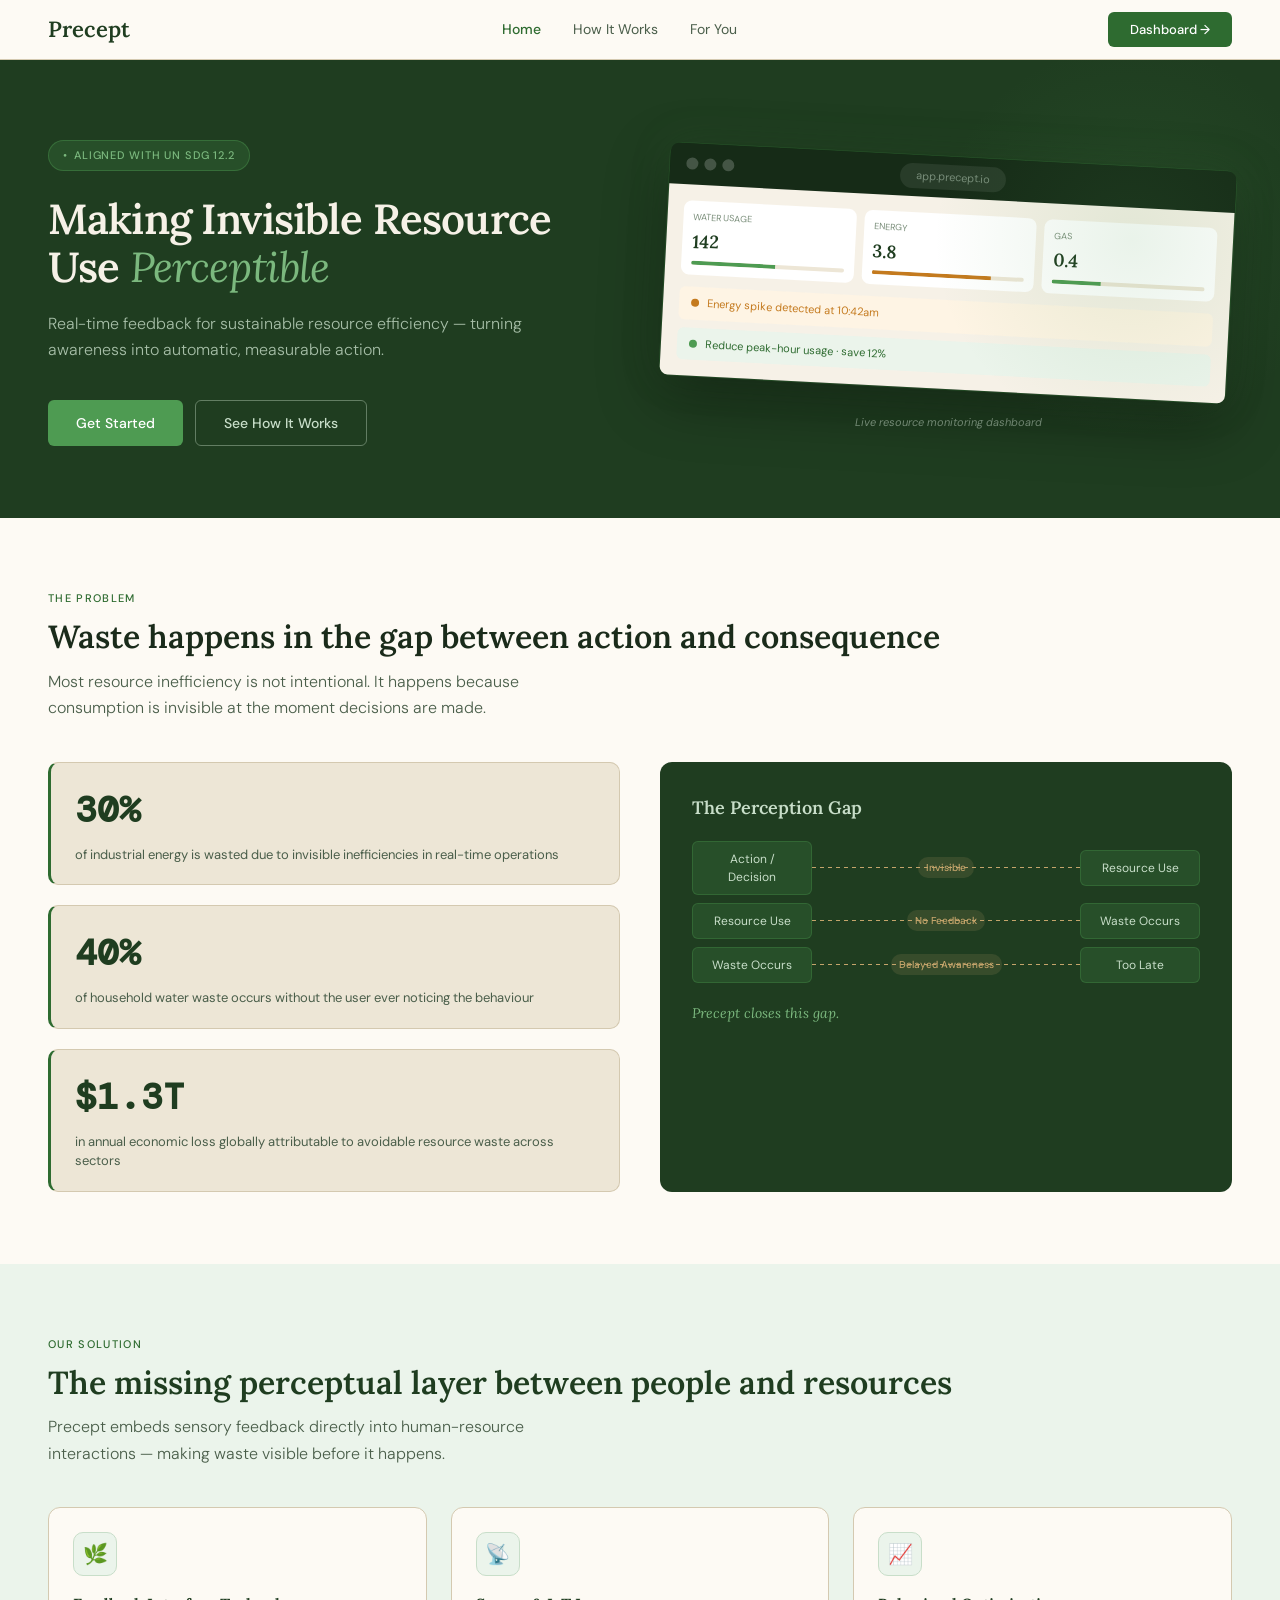
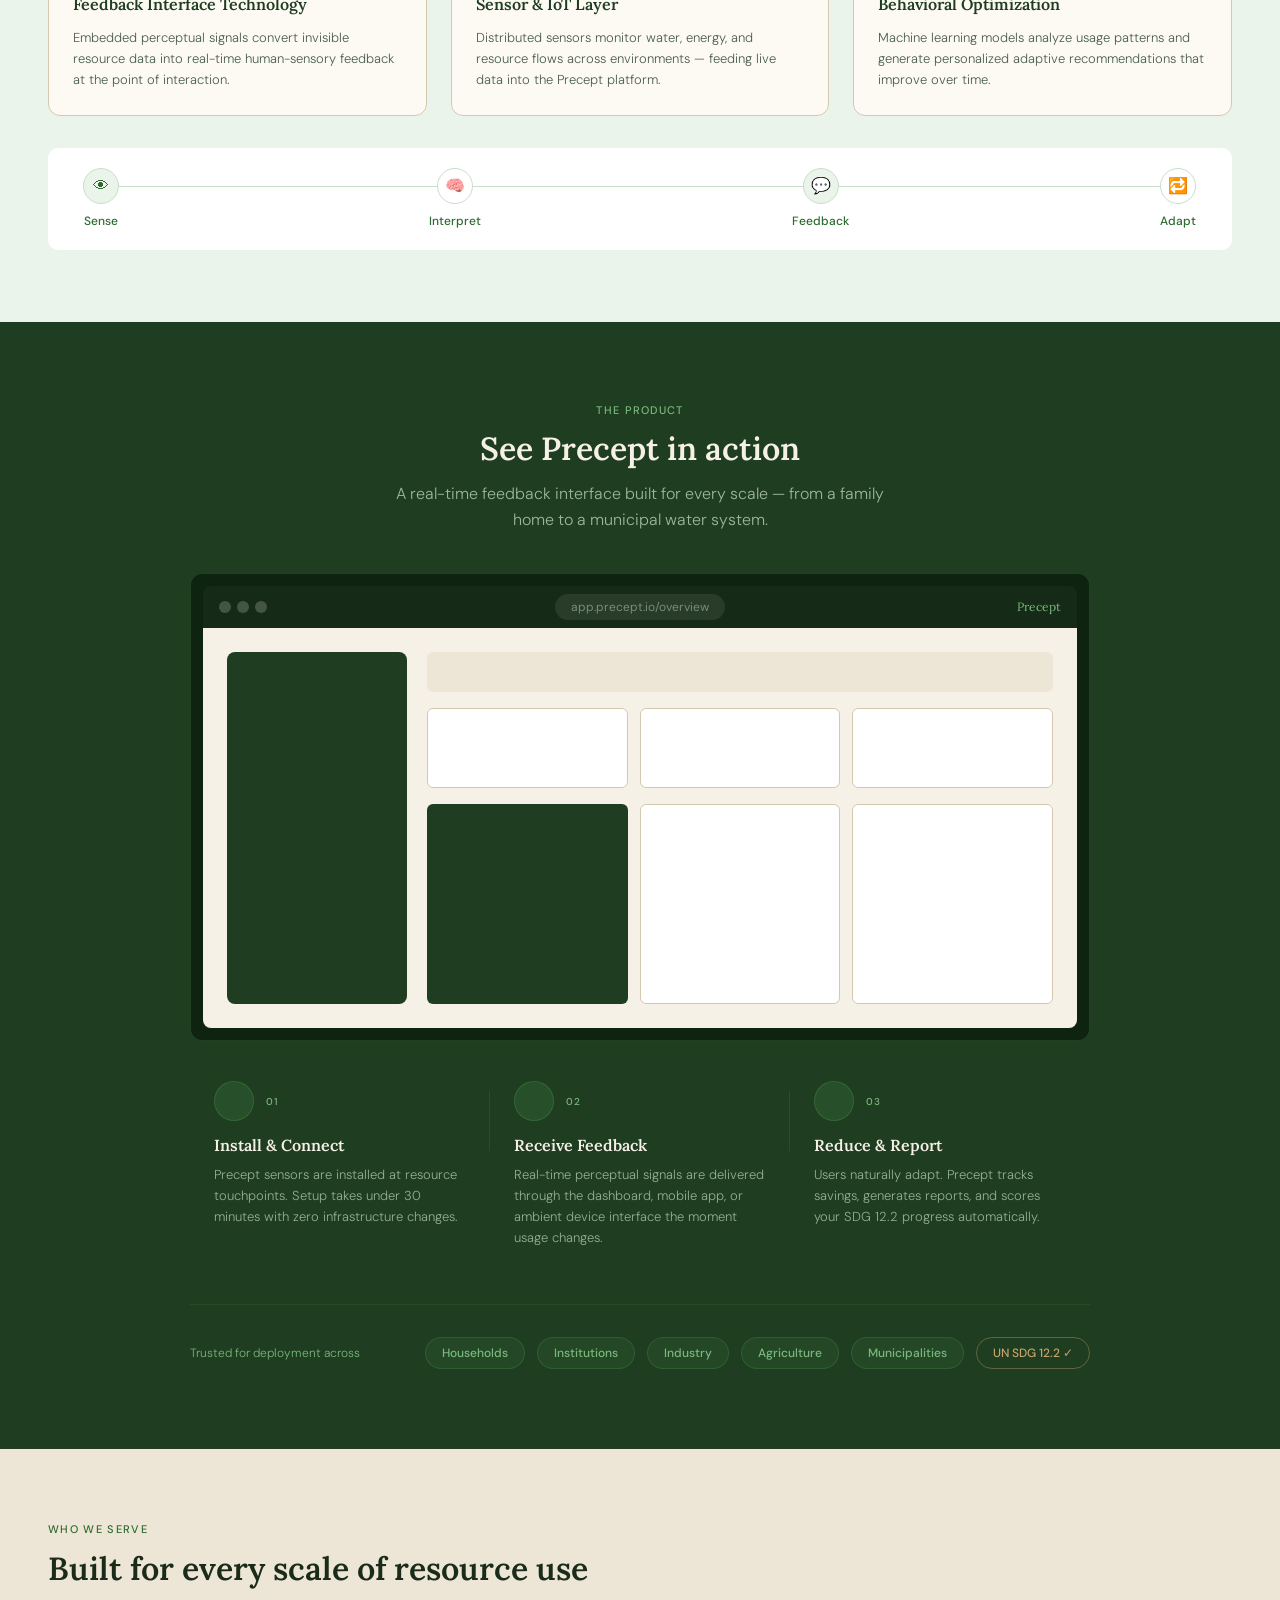
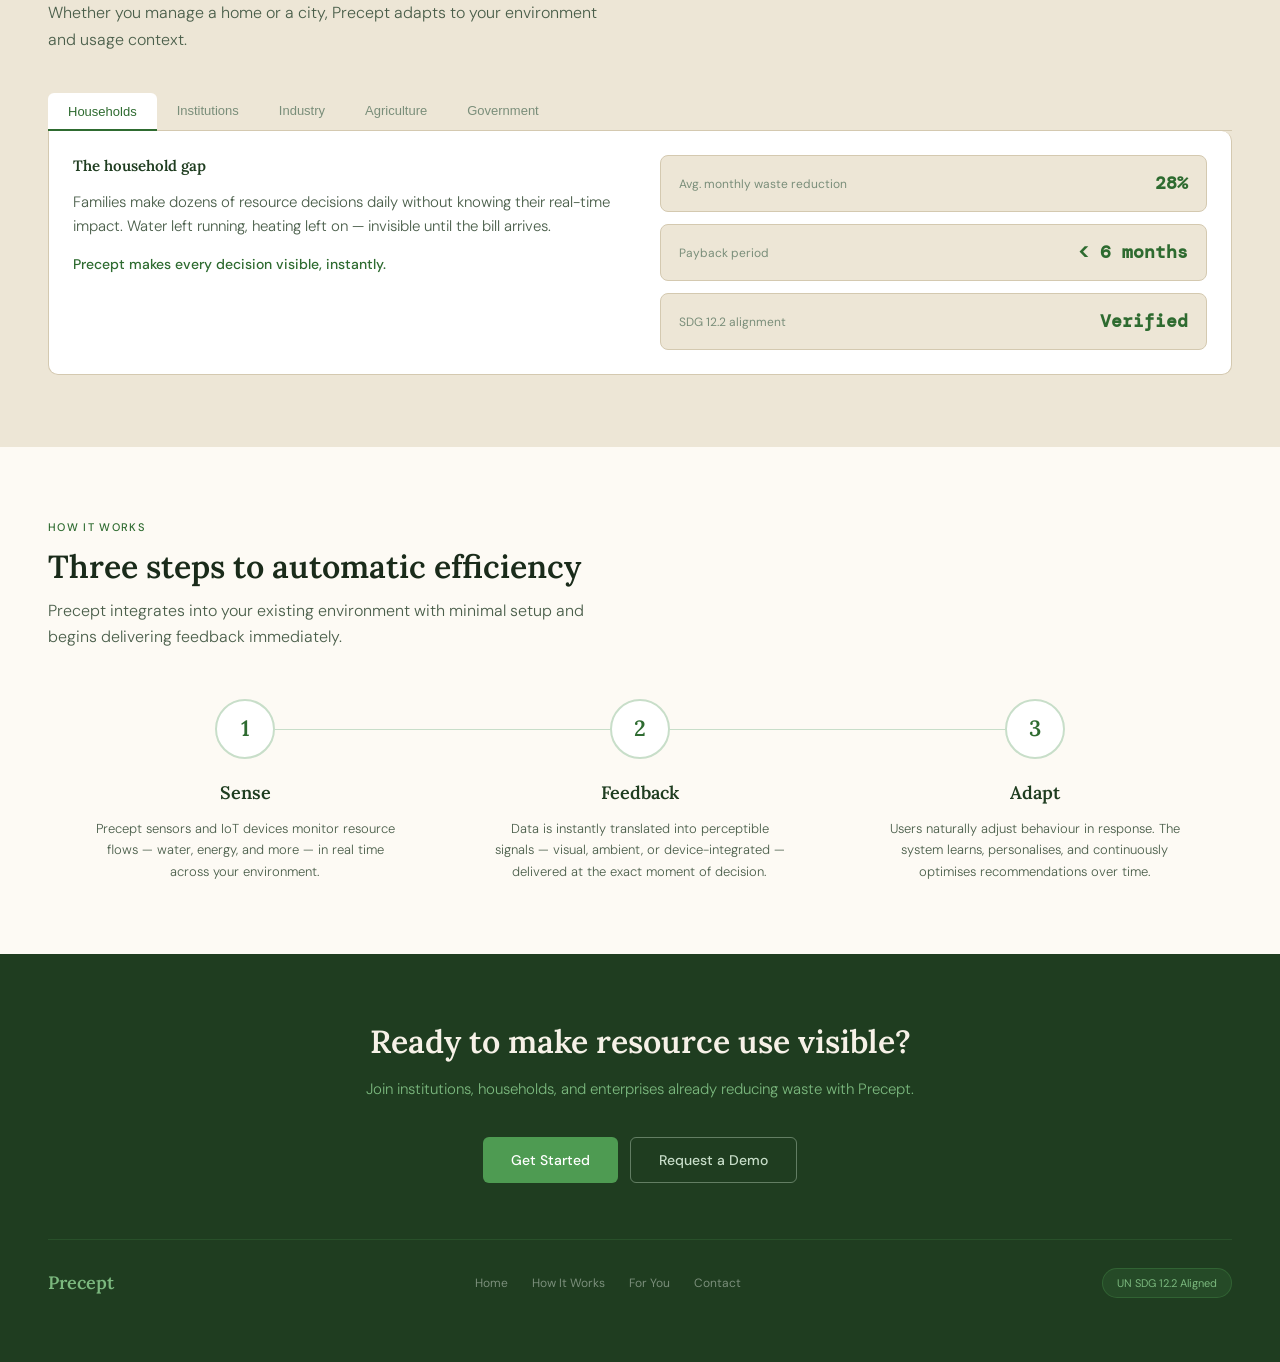
<file: index.html>
<!DOCTYPE html>
<html lang="en">
<head>
  <meta charset="UTF-8">
  <meta name="viewport" content="width=device-width, initial-scale=1.0">
  <title>Precept - Making Invisible Resource Use Perceptible</title>
  <link rel="stylesheet" href="globals.css">
  <link rel="stylesheet" href="styles.css">
</head>
<body>

  <!-- Section 0: Navbar -->
  <nav class="navbar">
    <div class="nav-left">Precept</div>
    <div class="nav-center">
      <a href="#" class="active">Home</a>
      <a href="#">How It Works</a>
      <a href="#">For You</a>
    </div>
    <div class="nav-right">
      <button class="btn btn-cta" onclick="window.location.href='dashboard.html'">Dashboard &rarr;</button>
    </div>
  </nav>

  <!-- Section 1: Hero -->
  <section class="hero">
    <div class="hero-content">
      <div class="hero-left">
        <div class="sdg-badge-hero">
          <span class="dot">&bull;</span> Aligned with UN SDG 12.2
        </div>
        <h1 class="hero-headline">
          Making Invisible Resource Use <span class="italic-highlight">Perceptible</span>
        </h1>
        <p class="hero-sub">
          Real-time feedback for sustainable resource efficiency &mdash; turning awareness into automatic, measurable action.
        </p>
        <div class="hero-buttons">
          <button class="btn btn-primary">Get Started</button>
          <button class="btn btn-outline">See How It Works</button>
        </div>
      </div>
      <div class="hero-right">
        <div class="floating-frame">
          <div class="browser-top">
            <div class="browser-dots">
              <div class="dot-btn"></div><div class="dot-btn"></div><div class="dot-btn"></div>
            </div>
            <div class="browser-url">app.precept.io</div>
            <div class="browser-empty"></div>
          </div>
          <div class="browser-content">
            <div class="meter-row">
              <div class="meter-card">
                <div class="meter-label">WATER USAGE</div>
                <div class="meter-val">142</div>
                <div class="meter-bar-wrap"><div class="meter-bar water" style="width: 55%"></div></div>
              </div>
              <div class="meter-card">
                <div class="meter-label">ENERGY</div>
                <div class="meter-val">3.8</div>
                <div class="meter-bar-wrap"><div class="meter-bar energy" style="width: 78%"></div></div>
              </div>
              <div class="meter-card">
                <div class="meter-label">GAS</div>
                <div class="meter-val">0.4</div>
                <div class="meter-bar-wrap"><div class="meter-bar gas" style="width: 32%"></div></div>
              </div>
            </div>
            <div class="alert-strip">
              <div class="amber-dot"></div>
              <span>Energy spike detected at 10:42am</span>
            </div>
            <div class="rec-pill">
              <div class="green-dot"></div>
              <span>Reduce peak-hour usage &middot; save 12%</span>
            </div>
          </div>
        </div>
        <div class="hero-caption">Live resource monitoring dashboard</div>
        <div class="hero-blob"></div>
      </div>
    </div>
  </section>

  <!-- Section 2: Problem -->
  <section class="problem-section">
    <div class="problem-container">
      <div class="section-tag">The Problem</div>
      <h2 class="section-heading">Waste happens in the gap between action and consequence</h2>
      <p class="section-sub">
        Most resource inefficiency is not intentional. It happens because consumption is invisible at the moment decisions are made.
      </p>
      
      <div class="problem-grid">
        <div class="stat-cards">
          <div class="stat-card">
            <div class="stat-val">30%</div>
            <div class="stat-desc">of industrial energy is wasted due to invisible inefficiencies in real-time operations</div>
          </div>
          <div class="stat-card">
            <div class="stat-val">40%</div>
            <div class="stat-desc">of household water waste occurs without the user ever noticing the behaviour</div>
          </div>
          <div class="stat-card">
            <div class="stat-val">$1.3T</div>
            <div class="stat-desc">in annual economic loss globally attributable to avoidable resource waste across sectors</div>
          </div>
        </div>
        
        <div class="perception-gap-card">
          <div class="gap-title">The Perception Gap</div>
          
          <div class="flow-row">
            <div class="flow-box">Action / Decision</div>
            <div class="flow-line"><div class="flow-pill">Invisible</div></div>
            <div class="flow-box">Resource Use</div>
          </div>
          
          <div class="flow-row">
            <div class="flow-box">Resource Use</div>
            <div class="flow-line"><div class="flow-pill">No Feedback</div></div>
            <div class="flow-box">Waste Occurs</div>
          </div>
          
          <div class="flow-row">
            <div class="flow-box">Waste Occurs</div>
            <div class="flow-line"><div class="flow-pill">Delayed Awareness</div></div>
            <div class="flow-box">Too Late</div>
          </div>
          
          <div class="gap-note">Precept closes this gap.</div>
        </div>
      </div>
    </div>
  </section>

  <!-- Section 3: Solution -->
  <section class="solution-section">
    <div class="solution-container">
      <div class="section-tag">Our Solution</div>
      <h2 class="section-heading">The missing perceptual layer between people and resources</h2>
      <p class="section-sub">
        Precept embeds sensory feedback directly into human-resource interactions &mdash; making waste visible before it happens.
      </p>
      
      <div class="solution-grid">
        <div class="sol-card">
          <div class="sol-icon">&#127807;</div>
          <div class="sol-title">Feedback Interface Technology</div>
          <div class="sol-body">Embedded perceptual signals convert invisible resource data into real-time human-sensory feedback at the point of interaction.</div>
        </div>
        <div class="sol-card">
          <div class="sol-icon">&#128225;</div>
          <div class="sol-title">Sensor & IoT Layer</div>
          <div class="sol-body">Distributed sensors monitor water, energy, and resource flows across environments &mdash; feeding live data into the Precept platform.</div>
        </div>
        <div class="sol-card">
          <div class="sol-icon">&#128200;</div>
          <div class="sol-title">Behavioral Optimization</div>
          <div class="sol-body">Machine learning models analyze usage patterns and generate personalized adaptive recommendations that improve over time.</div>
        </div>
      </div>
      
      <div class="connector-strip">
        <div class="conn-line"></div>
        <div class="conn-item"><div class="conn-circle" style="background:var(--green-tint)">&#128065;</div><div class="conn-label">Sense</div></div>
        <div class="conn-item"><div class="conn-circle" style="background:#fff">&#129504;</div><div class="conn-label">Interpret</div></div>
        <div class="conn-item"><div class="conn-circle" style="background:var(--green-tint)">&#128172;</div><div class="conn-label">Feedback</div></div>
        <div class="conn-item"><div class="conn-circle" style="background:#fff">&#128257;</div><div class="conn-label">Adapt</div></div>
      </div>
    </div>
  </section>

  <!-- Section 4: Product Walkthrough -->
  <section class="product-section">
    <div class="prod-intro">
      <div class="section-tag">The Product</div>
      <h2 class="section-heading">See Precept in action</h2>
      <p class="section-sub">
        A real-time feedback interface built for every scale &mdash; from a family home to a municipal water system.
      </p>
    </div>
    
    <div class="main-browser-frame">
      <div class="main-browser-top">
        <div class="browser-dots">
          <div class="dot-btn"></div><div class="dot-btn"></div><div class="dot-btn"></div>
        </div>
        <div class="main-url">app.precept.io/overview</div>
        <div class="main-wordmark">Precept</div>
      </div>
      <div class="main-screen-content">
        <div class="db-sidebar"></div>
        <div class="db-main">
          <div class="db-header"></div>
          <div class="db-cards">
            <div class="db-card"></div><div class="db-card"></div><div class="db-card"></div>
          </div>
          <div class="db-panels">
            <div class="db-panel-1"></div><div class="db-panel-2"></div><div class="db-panel-2"></div>
          </div>
        </div>
      </div>
    </div>
    
    <div class="walkthrough-strip">
      <div class="walk-step">
        <div class="step-header">
          <div class="step-icon"></div>
          <div class="step-num">01</div>
        </div>
        <div class="step-title">Install & Connect</div>
        <div class="step-body">Precept sensors are installed at resource touchpoints. Setup takes under 30 minutes with zero infrastructure changes.</div>
      </div>
      <div class="walk-step">
        <div class="step-header">
          <div class="step-icon"></div>
          <div class="step-num">02</div>
        </div>
        <div class="step-title">Receive Feedback</div>
        <div class="step-body">Real-time perceptual signals are delivered through the dashboard, mobile app, or ambient device interface the moment usage changes.</div>
      </div>
      <div class="walk-step">
        <div class="step-header">
          <div class="step-icon"></div>
          <div class="step-num">03</div>
        </div>
        <div class="step-title">Reduce & Report</div>
        <div class="step-body">Users naturally adapt. Precept tracks savings, generates reports, and scores your SDG 12.2 progress automatically.</div>
      </div>
    </div>
    
    <div class="trust-strip">
      <div class="trust-label">Trusted for deployment across</div>
      <div class="trust-pills">
        <div class="trust-pill">Households</div>
        <div class="trust-pill">Institutions</div>
        <div class="trust-pill">Industry</div>
        <div class="trust-pill">Agriculture</div>
        <div class="trust-pill">Municipalities</div>
        <div class="trust-pill gold">UN SDG 12.2 &check;</div>
      </div>
    </div>
  </section>

  <!-- Section 5: Segments -->
  <section class="segments-section">
    <div class="segments-container">
      <div class="section-tag">Who We Serve</div>
      <h2 class="section-heading">Built for every scale of resource use</h2>
      <p class="section-sub">
        Whether you manage a home or a city, Precept adapts to your environment and usage context.
      </p>
      
      <div class="tabs">
        <button class="tab active">Households</button>
        <button class="tab">Institutions</button>
        <button class="tab">Industry</button>
        <button class="tab">Agriculture</button>
        <button class="tab">Government</button>
      </div>
      
      <div class="tab-content">
        <div class="tab-left">
          <div class="tab-left-heading">The household gap</div>
          <div class="tab-left-body">
            Families make dozens of resource decisions daily without knowing their real-time impact. Water left running, heating left on &mdash; invisible until the bill arrives.
          </div>
          <div class="tab-left-callout">Precept makes every decision visible, instantly.</div>
        </div>
        <div class="tab-right">
          <div class="metric-cards">
            <div class="metric-card">
              <div class="metric-label">Avg. monthly waste reduction</div>
              <div class="metric-val">28%</div>
            </div>
            <div class="metric-card">
              <div class="metric-label">Payback period</div>
              <div class="metric-val">&lt; 6 months</div>
            </div>
            <div class="metric-card">
              <div class="metric-label">SDG 12.2 alignment</div>
              <div class="metric-val">Verified</div>
            </div>
          </div>
        </div>
      </div>
    </div>
  </section>

  <!-- Section 6: How It Works -->
  <section class="how-section">
    <div class="how-container">
      <div class="section-tag">How It Works</div>
      <h2 class="section-heading">Three steps to automatic efficiency</h2>
      <p class="section-sub">
        Precept integrates into your existing environment with minimal setup and begins delivering feedback immediately.
      </p>
      
      <div class="steps-visual">
        <div class="step-connector"></div>
        <div class="step-item">
          <div class="step-circle">1</div>
          <div class="step-item-title">Sense</div>
          <div class="step-item-body">Precept sensors and IoT devices monitor resource flows &mdash; water, energy, and more &mdash; in real time across your environment.</div>
        </div>
        <div class="step-item">
          <div class="step-circle">2</div>
          <div class="step-item-title">Feedback</div>
          <div class="step-item-body">Data is instantly translated into perceptible signals &mdash; visual, ambient, or device-integrated &mdash; delivered at the exact moment of decision.</div>
        </div>
        <div class="step-item">
          <div class="step-circle">3</div>
          <div class="step-item-title">Adapt</div>
          <div class="step-item-body">Users naturally adjust behaviour in response. The system learns, personalises, and continuously optimises recommendations over time.</div>
        </div>
      </div>
    </div>
  </section>

  <!-- Section 7: CTA Footer -->
  <footer class="footer-section">
    <h2 class="footer-heading">Ready to make resource use visible?</h2>
    <p class="footer-sub">Join institutions, households, and enterprises already reducing waste with Precept.</p>
    
    <div class="hero-buttons" style="justify-content: center;">
      <button class="btn btn-primary">Get Started</button>
      <button class="btn btn-outline">Request a Demo</button>
    </div>
    
    <div class="footer-bottom">
      <div class="footer-logo">Precept</div>
      <div class="footer-links">
        <a href="#">Home</a>
        <a href="#">How It Works</a>
        <a href="#">For You</a>
        <a href="#">Contact</a>
      </div>
      <div class="footer-badge">UN SDG 12.2 Aligned</div>
    </div>
  </footer>


<script>
  // Segments tab switching
  const tabs = document.querySelectorAll('.tab');
  const tabContent = {
    Households: {
      heading: 'The household gap',
      body: 'Families make dozens of resource decisions daily without knowing their real-time impact. Water left running, heating left on — invisible until the bill arrives.',
      callout: 'Precept makes every decision visible, instantly.'
    },
    Institutions: {
      heading: 'The institutional gap',
      body: 'Schools and commercial buildings waste energy continuously through unoccupied rooms, legacy equipment, and unmeasured consumption.',
      callout: 'Precept turns every classroom and corridor into a monitored resource zone.'
    },
    Industry: {
      heading: 'The industrial gap',
      body: 'Industrial operations lose significant margins to undetected inefficiencies in machinery, water use, and energy loads.',
      callout: 'Precept delivers plant-level visibility with zero downtime.'
    },
    Agriculture: {
      heading: 'The agricultural gap',
      body: 'Water and soil resource management in agriculture is frequently reactive, not proactive — Precept changes that.',
      callout: 'Precept makes every irrigation decision data-driven.'
    },
    Government: {
      heading: 'The municipal gap',
      body: 'Municipalities managing utilities and public infrastructure need real-time visibility to meet sustainability targets and reduce operating costs.',
      callout: 'Precept powers city-wide SDG 12.2 compliance dashboards.'
    }
  };

  tabs.forEach(tab => {
    tab.addEventListener('click', () => {
      tabs.forEach(t => t.classList.remove('active'));
      tab.classList.add('active');
      const key = tab.textContent.trim();
      const content = tabContent[key];
      if (content) {
        document.querySelector('.tab-left-heading').textContent = content.heading;
        document.querySelector('.tab-left-body').textContent = content.body;
        document.querySelector('.tab-left-callout').textContent = content.callout;
      }
    });
  });
</script>
</body>
</html>
</file>
<file: globals.css>
@import url('https://fonts.googleapis.com/css2?family=DM+Mono:wght@400;500&family=DM+Sans:ital,opsz,wght@0,9..40,300;0,9..40,400;0,9..40,500;1,9..40,300;1,9..40,400;1,9..40,500&family=Lora:ital,wght@0,400;0,600;1,400;1,600&display=swap');

:root {
  /* Colors */
  --bg-primary: #F6F1E7;
  --bg-secondary: #EDE6D6;
  --deep-forest-green: #1F3D20;
  --mid-green: #2E6B30;
  --light-green: #4E9B52;
  --muted-green: #7BB87E;
  --pale-green: #C8DEC9;
  --green-tint: #EBF4EB;
  --sand-gold: #C4A46B;
  --text-primary: #1A2B1A;
  --text-secondary: #4A5E4A;
  --text-muted: #7A8E7A;
  --white-card: #FDFAF4;
  --alert-amber: #C47A1E;
  --alert-bg: #FEF4E4;
  --border-light: #D4C9B0;
  --border-dark: rgba(78,155,82,0.3);

  /* Typography */
  --font-heading: 'Lora', serif;
  --font-body: 'DM Sans', sans-serif;
  --font-data: 'DM Mono', 'DM Sans', monospace;

  /* Spacing */
  --base-unit: 8px;
  --gap-inner-sm: 12px;
  --gap-inner-md: 16px;
  --padding-card: 24px;
  --padding-section-y: 72px;
  --padding-section-x: 48px;

  /* Borders & Radius */
  --radius-btn: 6px;
  --radius-card: 12px;
  --radius-pill: 20px;
  --radius-circle: 50%;
}

/* Global Reset & Base Styles */
* {
  box-sizing: border-box;
  margin: 0;
  padding: 0;
}

body {
  font-family: var(--font-body);
  background-color: var(--bg-primary);
  color: var(--text-primary);
  line-height: 1.5;
  -webkit-font-smoothing: antialiased;
}

h1, h2, h3, h4, h5, h6, .heading {
  font-family: var(--font-heading);
  color: var(--text-primary);
}

/* Typography Utilities */
.text-display { font-family: var(--font-heading); font-weight: 600; }
.text-display-italic { font-family: var(--font-heading); font-weight: 400; font-style: italic; }
.text-body-light { font-family: var(--font-body); font-weight: 300; }
.text-body-regular { font-family: var(--font-body); font-weight: 400; }
.text-body-medium { font-family: var(--font-body); font-weight: 500; }
.text-data { font-family: var(--font-data); }

/* Spacing Utilities */
.section-padding {
  padding: var(--padding-section-y) var(--padding-section-x);
}

.card-padding {
  padding: var(--padding-card);
}

/* Border Utilities */
.border-light {
  border: 1px solid var(--border-light);
}

.border-dark {
  border: 1px solid var(--border-dark);
}

/* Base Component Classes */
.btn {
  border-radius: var(--radius-btn);
  font-family: var(--font-body);
  font-weight: 500;
  cursor: pointer;
  border: none;
  transition: all 0.2s ease;
}

.card {
  border-radius: var(--radius-card);
  background-color: var(--white-card);
  border: 1px solid var(--border-light);
  padding: var(--padding-card);
}

.card-dark {
  border-radius: var(--radius-card);
  background-color: var(--deep-forest-green);
  border: 1px solid var(--border-dark);
  padding: var(--padding-card);
}

.pill {
  border-radius: var(--radius-pill);
}

.circle {
  border-radius: var(--radius-circle);
}
</file>
<file: styles.css>
/* Navbar */
.navbar {
  height: 60px;
  position: sticky;
  top: 0;
  background-color: var(--white-card);
  border-bottom: 1px solid var(--border-light);
  display: flex;
  justify-content: space-between;
  align-items: center;
  padding: 0 var(--padding-section-x);
  z-index: 1000;
}
.nav-left {
  font-family: var(--font-heading);
  font-size: 22px;
  font-weight: 600;
  color: var(--deep-forest-green);
}
.nav-center {
  display: flex;
  gap: 32px;
}
.nav-center a {
  font-family: var(--font-body);
  font-size: 14px;
  font-weight: 400;
  color: var(--text-secondary);
  text-decoration: none;
  transition: color 0.2s ease;
}
.nav-center a.active {
  color: var(--mid-green);
  font-weight: 500;
}
.nav-center a:hover {
  color: var(--mid-green);
}
.btn-cta {
  background-color: var(--mid-green);
  color: #fff;
  font-size: 13px;
  font-weight: 500;
  font-family: var(--font-body);
  padding: 9px 22px;
  border-radius: var(--radius-btn); /* ✓ 6px */
  transition: background 0.2s ease, transform 0.15s ease;
}
.btn-cta:hover { background-color: #265a28; transform: translateY(-1px); }

/* Section 1: Hero */
.hero {
  background-color: var(--deep-forest-green);
  padding: 80px var(--padding-section-x) 72px var(--padding-section-x);
  position: relative;
  overflow: hidden;
}
.hero-content {
  display: grid;
  grid-template-columns: 1fr 1fr;
  align-items: center;
  gap: 48px;
  max-width: 1200px;
  margin: 0 auto;
  position: relative;
  z-index: 2;
}
.sdg-badge-hero {
  display: inline-flex;
  align-items: center;
  gap: 6px;
  border-radius: var(--radius-pill);
  background: rgba(78,155,82,0.2);
  border: 1px solid rgba(78,155,82,0.4);
  color: var(--muted-green);
  font-family: var(--font-body);
  font-size: 11px;
  font-weight: 500;
  text-transform: uppercase;
  letter-spacing: 0.08em;
  padding: 6px 14px;
  margin-bottom: 24px;
}
.hero-headline {
  font-family: var(--font-heading);
  font-size: 42px;
  font-weight: 600;
  color: var(--bg-primary);
  line-height: 1.15;
  letter-spacing: -0.02em;
  margin-bottom: 20px;
}
.italic-highlight {
  font-style: italic;
  font-weight: 400;
  color: var(--muted-green);
}
.hero-sub {
  font-family: var(--font-body);
  font-size: 16px;
  font-weight: 300;
  color: rgba(200,222,201,0.8);
  line-height: 1.65;
  margin-bottom: 36px;
  max-width: 520px;
}
.hero-buttons {
  display: flex;
  gap: 12px;
}
.btn-primary {
  background-color: var(--light-green);
  color: #fff;
  padding: 13px 28px;
  font-size: 14px;
  font-weight: 500;
  font-family: var(--font-body);
  border-radius: var(--radius-btn); /* ✓ 6px */
  transition: background 0.2s ease, transform 0.15s ease;
}
.btn-primary:hover { background-color: #3d8040; transform: translateY(-1px); }
.btn-outline {
  background-color: transparent;
  color: var(--pale-green);
  border: 1px solid rgba(200,222,201,0.4);
  padding: 13px 28px;
  font-size: 14px;
  font-weight: 500;
  font-family: var(--font-body);
  border-radius: var(--radius-btn); /* ✓ 6px */
  transition: background 0.2s ease, border-color 0.2s ease;
}
.btn-outline:hover { background-color: rgba(200,222,201,0.08); border-color: rgba(200,222,201,0.7); }
.floating-frame {
  transform: rotate(3deg);
  border-radius: 12px;
  background-color: #0F2410;
  border: 1px solid rgba(78,155,82,0.3);
  box-shadow: 0 20px 60px rgba(0,0,0,0.4), 0 0 40px rgba(78,155,82,0.15);
}
.browser-top {
  background-color: #162B17;
  border-radius: 8px 8px 0 0;
  padding: 8px 16px;
  display: flex;
  align-items: center;
  justify-content: space-between;
}
.browser-dots {
  display: flex;
  gap: 6px;
  width: 50px;
}
.dot-btn {
  width: 12px;
  height: 12px;
  border-radius: 50%;
  background-color: rgba(255,255,255,0.2);
}
.browser-url {
  background-color: rgba(255,255,255,0.08);
  color: rgba(200,222,201,0.5);
  font-family: var(--font-body);
  font-size: 11px;
  border-radius: 20px;
  padding: 4px 16px;
}
.browser-empty { width: 50px; }
.browser-content {
  background-color: var(--bg-primary);
  border-radius: 0 0 8px 8px;
  padding: 16px;
}
.meter-row {
  display: flex;
  gap: 8px;
  margin-bottom: 12px;
}
.meter-card {
  background: #fff;
  border-radius: 8px;
  padding: 10px;
  flex: 1;
}
.meter-label {
  font-size: 9px;
  text-transform: uppercase;
  color: var(--text-muted);
  margin-bottom: 4px;
}
.meter-val {
  font-family: var(--font-heading);
  font-size: 18px;
  font-weight: 600;
  color: var(--deep-forest-green);
}
.meter-bar-wrap {
  height: 4px;
  background: var(--bg-secondary);
  border-radius: 2px;
  margin-top: 6px;
  overflow: hidden;
}
.meter-bar { height: 100%; }
.meter-bar.water { background: var(--light-green); }
.meter-bar.energy { background: var(--alert-amber); }
.meter-bar.gas { background: var(--light-green); }
.alert-strip {
  background-color: var(--alert-bg);
  border-radius: 6px;
  padding: 8px 12px;
  display: flex;
  align-items: center;
  gap: 8px;
  margin-bottom: 8px;
  color: var(--alert-amber);
  font-size: 11px;
}
.amber-dot { width: 8px; height: 8px; border-radius: 50%; background: var(--alert-amber); }
.rec-pill {
  background-color: var(--green-tint);
  border-radius: 6px;
  padding: 8px 12px;
  display: flex;
  align-items: center;
  gap: 8px;
  color: var(--mid-green);
  font-size: 11px;
}
.green-dot { width: 8px; height: 8px; border-radius: 50%; background: var(--light-green); }
.hero-caption {
  font-family: var(--font-body);
  font-size: 11px;
  font-style: italic;
  color: rgba(200,222,201,0.6);
  text-align: center;
  margin-top: 24px;
}
.hero-blob {
  position: absolute;
  top: -100px;
  right: -100px;
  width: 400px;
  height: 400px;
  border-radius: 50%;
  background: radial-gradient(circle, rgba(78,155,82,0.12) 0%, rgba(78,155,82,0) 70%);
  z-index: 1;
}

/* Section 2: Problem */
.problem-section {
  background-color: var(--white-card);
  padding: var(--padding-section-y) var(--padding-section-x);
}
.problem-container { max-width: 1200px; margin: 0 auto; }
.section-tag {
  font-family: var(--font-body);
  font-size: 11px;
  font-weight: 500;
  text-transform: uppercase;
  letter-spacing: 0.12em;
  color: var(--mid-green);
  margin-bottom: 12px;
}
.section-heading {
  font-family: var(--font-heading);
  font-size: 32px;
  font-weight: 600;
  color: var(--text-primary);
  line-height: 1.2;
}
.section-sub {
  font-family: var(--font-body);
  font-size: 16px;
  font-weight: 300;
  color: var(--text-secondary);
  line-height: 1.65;
  max-width: 560px;
  margin-top: 12px;
  margin-bottom: 40px;
}
.problem-grid {
  display: grid;
  grid-template-columns: 1fr 1fr;
  gap: 40px;
}
.stat-cards { display: flex; flex-direction: column; gap: 20px; }
.stat-card {
  background-color: var(--bg-secondary);
  border: 1px solid var(--border-light);
  border-left: 3px solid var(--mid-green);
  border-radius: 10px;
  padding: 20px 24px;
  transition: transform 0.2s ease, box-shadow 0.2s ease;
}
.stat-card:hover {
  transform: translateY(-2px);
  box-shadow: 0 6px 20px rgba(31,61,32,0.08);
}
/* Stat values are display numerals → DM Mono per spec */
.stat-val { font-family: var(--font-data); font-size: 36px; font-weight: 600; color: var(--deep-forest-green); margin-bottom: 8px; }
.stat-desc { font-family: var(--font-body); font-size: 13px; font-weight: 400; color: var(--text-secondary); line-height: 1.5; }

.perception-gap-card {
  background-color: var(--deep-forest-green);
  border-radius: var(--radius-card);
  padding: 32px;
}
.gap-title { font-family: var(--font-heading); font-size: 18px; font-weight: 600; color: var(--pale-green); margin-bottom: 20px; }
.flow-row {
  display: flex; align-items: center; justify-content: space-between; margin-bottom: 8px;
}
.flow-box {
  background: rgba(78,155,82,0.2); border: 1px solid rgba(78,155,82,0.3); padding: 8px 14px;
  border-radius: 6px; color: var(--pale-green); font-size: 12px; font-family: var(--font-body); font-weight: 400;
  text-align: center; width: 120px;
}
.flow-line {
  flex: 1; height: 1px; background-image: linear-gradient(to right, var(--sand-gold) 50%, transparent 50%);
  background-size: 8px 1px; background-repeat: repeat-x; position: relative; display: flex; align-items: center; justify-content: center;
}
.flow-pill {
  background: rgba(196,164,107,0.15); color: var(--sand-gold); font-size: 10px; font-family: var(--font-body);
  font-weight: 500; padding: 3px 8px; border-radius: 10px; z-index: 2; position: absolute;
}
.gap-note { font-family: var(--font-heading); font-style: italic; font-size: 14px; color: var(--muted-green); margin-top: 20px; }

/* Section 3: Solution */
.solution-section { background-color: var(--green-tint); padding: var(--padding-section-y) var(--padding-section-x); }
.solution-container { max-width: 1200px; margin: 0 auto; }
.solution-section .section-heading { color: var(--deep-forest-green); }
.solution-grid { display: grid; grid-template-columns: repeat(3, 1fr); gap: 24px; margin-top: 40px; }
.sol-card {
  background: var(--white-card); border: 1px solid var(--border-light); border-radius: var(--radius-card); /* ✓ 12px */
  padding: var(--padding-card); /* ✓ 24px standard card padding */
  transition: transform 0.2s ease, box-shadow 0.2s ease;
}
.sol-card:hover { transform: translateY(-3px); box-shadow: 0 8px 24px rgba(31,61,32,0.1); }
.sol-icon {
  width: 44px; height: 44px; border-radius: 10px; background: var(--green-tint); border: 1px solid var(--pale-green);
  margin-bottom: 16px; display: flex; align-items: center; justify-content: center; color: var(--mid-green); font-size: 20px;
}
.sol-title { font-family: var(--font-heading); font-size: 16px; font-weight: 600; color: var(--deep-forest-green); margin-bottom: 12px; }
.sol-body { font-family: var(--font-body); font-weight: 300; font-size: 13px; color: var(--text-secondary); line-height: 1.6; }
.connector-strip {
  background: #fff; border-radius: 10px; padding: 20px 32px; margin-top: 32px;
  display: flex; align-items: center; justify-content: space-between; position: relative;
}
.conn-line {
  position: absolute; top: 38px; left: 50px; right: 50px; height: 1px; background: var(--pale-green); z-index: 1;
}
.conn-item { display: flex; flex-direction: column; align-items: center; gap: 8px; z-index: 2;}
.conn-circle {
  width: 36px; height: 36px; border-radius: 50%; display: flex; align-items: center; justify-content: center; border: 1px solid var(--pale-green); color: var(--mid-green); font-size: 16px;
}
.conn-label { font-family: var(--font-body); font-size: 12px; font-weight: 500; color: var(--mid-green); background: #fff; padding: 0 4px; }

/* Section 4: Product Walkthrough */
.product-section { background-color: var(--deep-forest-green); padding: 80px var(--padding-section-x); }
.prod-intro { text-align: center; }
.prod-intro .section-tag { color: var(--muted-green); }
.prod-intro .section-heading { color: var(--bg-primary); }
.prod-intro .section-sub { color: rgba(200,222,201,0.75); margin: 12px auto 40px auto; max-width: 520px; }
.main-browser-frame {
  max-width: 900px; margin: 0 auto; background: #0F2410; border-radius: 12px; padding: 12px; border: 1px solid rgba(78,155,82,0.25);
}
.main-browser-top {
  background: #162B17; border-radius: 8px 8px 0 0; padding: 8px 16px; display: flex; align-items: center; justify-content: space-between;
}
.main-url {
  background: rgba(255,255,255,0.08); color: rgba(200,222,201,0.5); font-size: 12px; padding: 4px 16px; border-radius: 20px;
}
.main-wordmark { font-family: var(--font-heading); font-size: 12px; color: var(--muted-green); width: 50px; text-align: right; }
.main-screen-content {
  background: var(--bg-primary); padding: 24px; border-radius: 0 0 8px 8px; min-height: 400px;
  display: flex; gap: 20px;
}
/* Static Dashboard Representation */
.db-sidebar { width: 180px; background: var(--deep-forest-green); border-radius: 8px; padding: 16px; }
.db-main { flex: 1; display: flex; flex-direction: column; gap: 16px; }
.db-header { height: 40px; background: var(--bg-secondary); border-radius: 6px; }
.db-cards { display: grid; grid-template-columns: 1fr 1fr 1fr; gap: 12px; }
.db-card { height: 80px; background: #fff; border-radius: 6px; border: 1px solid var(--border-light); }
.db-panels { display: grid; grid-template-columns: 1fr 1fr 1fr; gap: 12px; flex: 1; }
.db-panel-1 { background: var(--deep-forest-green); border-radius: 6px; }
.db-panel-2 { background: #fff; border-radius: 6px; border: 1px solid var(--border-light); }

.walkthrough-strip {
  display: grid; grid-template-columns: 1fr 1fr 1fr; max-width: 900px; margin: 40px auto 0 auto;
}
.walk-step { padding: 0 24px; position: relative; }
.walk-step:not(:last-child)::after {
  content: ''; position: absolute; right: 0; top: 0; bottom: 0; width: 1px; background: rgba(78,155,82,0.2); height: 60px; margin-top: 10px;
}
.step-header { display: flex; align-items: center; gap: 12px; }
.step-num { font-family: var(--font-body); font-size: 10px; font-weight: 500; color: var(--muted-green); letter-spacing: 0.1em; }
.step-icon {
  width: 40px; height: 40px; border-radius: 50%; background: rgba(78,155,82,0.2); border: 1px solid rgba(78,155,82,0.3);
}
.step-title { font-family: var(--font-heading); font-size: 16px; font-weight: 600; color: var(--bg-primary); margin-top: 12px; margin-bottom: 8px; }
.step-body { font-family: var(--font-body); font-size: 13px; font-weight: 300; color: rgba(200,222,201,0.7); line-height: 1.6; }

.trust-strip {
  max-width: 900px; margin: 56px auto 0 auto; border-top: 1px solid rgba(78,155,82,0.15); padding-top: 32px;
  display: flex; justify-content: space-between; align-items: center;
}
.trust-label { font-family: var(--font-body); font-size: 12px; font-weight: 300; color: var(--muted-green); }
.trust-pills { display: flex; gap: 12px; flex-wrap: wrap; align-items: center; }
.trust-pill {
  background: rgba(78,155,82,0.12); border: 1px solid rgba(78,155,82,0.25); border-radius: var(--radius-pill); /* ✓ 20px */
  padding: 6px 16px; font-family: var(--font-body); font-size: 12px; font-weight: 500; color: var(--muted-green);
}
.trust-pill.gold {
  border-color: rgba(196,164,107,0.4); color: var(--sand-gold); background: transparent;
}

/* Section 5: Segments */
.segments-section { background-color: var(--bg-secondary); padding: var(--padding-section-y) var(--padding-section-x); }
.segments-container { max-width: 1200px; margin: 0 auto; }
.tabs { display: flex; margin-top: 32px; border-bottom: 1px solid var(--border-light); }
.tab {
  background: transparent; color: var(--text-muted); font-size: 13px; padding: 10px 20px;
  border-radius: 6px 6px 0 0; border: none; border-bottom: 2px solid transparent; cursor: pointer;
}
.tab.active {
  background: #fff; color: var(--mid-green); font-weight: 500; border-bottom: 2px solid var(--mid-green); margin-bottom: -1px;
}
.tab-content {
  background: #fff; border: 1px solid var(--border-light); /* ✓ #D4C9B0 on light bg */
  border-top: none; border-radius: 0 10px 10px 10px;
  padding: var(--padding-card); /* ✓ 24px standard card padding */
  display: grid; grid-template-columns: 1fr 1fr; gap: 40px;
}
.tab-left-heading { font-family: var(--font-heading); font-size: 15px; font-weight: 600; color: var(--deep-forest-green); margin-bottom: 12px; }
.tab-left-body { font-family: var(--font-body); font-size: 15px; font-weight: 300; color: var(--text-secondary); margin-bottom: 16px; line-height: 1.6; }
.tab-left-callout { font-family: var(--font-body); font-size: 14px; font-weight: 500; color: var(--mid-green); }
.metric-cards { display: flex; flex-direction: column; gap: 12px; }
.metric-card {
  background: var(--bg-secondary); border: 1px solid var(--border-light); border-radius: 8px; padding: 14px 18px;
  display: flex; justify-content: space-between; align-items: center;
}
.metric-label { font-family: var(--font-body); font-size: 12px; color: var(--text-muted); }
/* Metric values are data numerals → DM Mono per spec */
.metric-val { font-family: var(--font-data); font-size: 18px; font-weight: 600; color: var(--mid-green); }

/* Section 6: How It Works */
.how-section { background-color: var(--white-card); padding: var(--padding-section-y) var(--padding-section-x); }
.how-container { max-width: 1200px; margin: 0 auto; }
.steps-visual { display: grid; grid-template-columns: 1fr 1fr 1fr; text-align: center; margin-top: 48px; position: relative; }
.step-connector {
  position: absolute; top: 30px; left: 16%; right: 16%; height: 1px; background: var(--pale-green); z-index: 1;
}
.step-item { position: relative; z-index: 2; display: flex; flex-direction: column; align-items: center; padding: 0 20px;}
.step-circle {
  width: 60px; height: 60px; border-radius: 50%; background: #fff; border: 2px solid var(--pale-green);
  display: flex; align-items: center; justify-content: center;
  font-family: var(--font-heading); font-size: 22px; font-weight: 600; color: var(--mid-green); margin-bottom: 20px;
}
.step-item-title { font-family: var(--font-heading); font-size: 18px; font-weight: 600; color: var(--deep-forest-green); margin-bottom: 12px; }
.step-item-body { font-family: var(--font-body); font-weight: 300; font-size: 13px; color: var(--text-secondary); line-height: 1.65; max-width: 300px; }

/* Section 7: CTA Footer */
/* ✓ Footer: 64px top AND bottom per spec */
.footer-section { background-color: var(--deep-forest-green); padding: 64px var(--padding-section-x); text-align: center; }
.footer-heading { font-family: var(--font-heading); font-size: 32px; font-weight: 600; color: var(--bg-primary); margin-bottom: 12px; }
.footer-sub { font-family: var(--font-body); font-size: 15px; font-weight: 300; color: var(--muted-green); margin-bottom: 36px; }
.footer-bottom {
  margin-top: 56px;
  margin-left: auto;
  margin-right: auto;
  border-top: 1px solid rgba(78,155,82,0.2);
  padding-top: 28px;
  display: flex;
  justify-content: space-between;
  align-items: center;
  max-width: 1200px;
}
.footer-logo { font-family: var(--font-heading); font-size: 18px; font-weight: 600; color: var(--muted-green); }
.footer-links { display: flex; gap: 24px; font-size: 12px; color: var(--text-muted); }
.footer-links a { color: inherit; text-decoration: none; }
.footer-badge {
  background: rgba(78,155,82,0.15); border: 1px solid rgba(78,155,82,0.3); border-radius: 20px; padding: 6px 14px;
  font-size: 11px; color: var(--muted-green);
}
</file>
